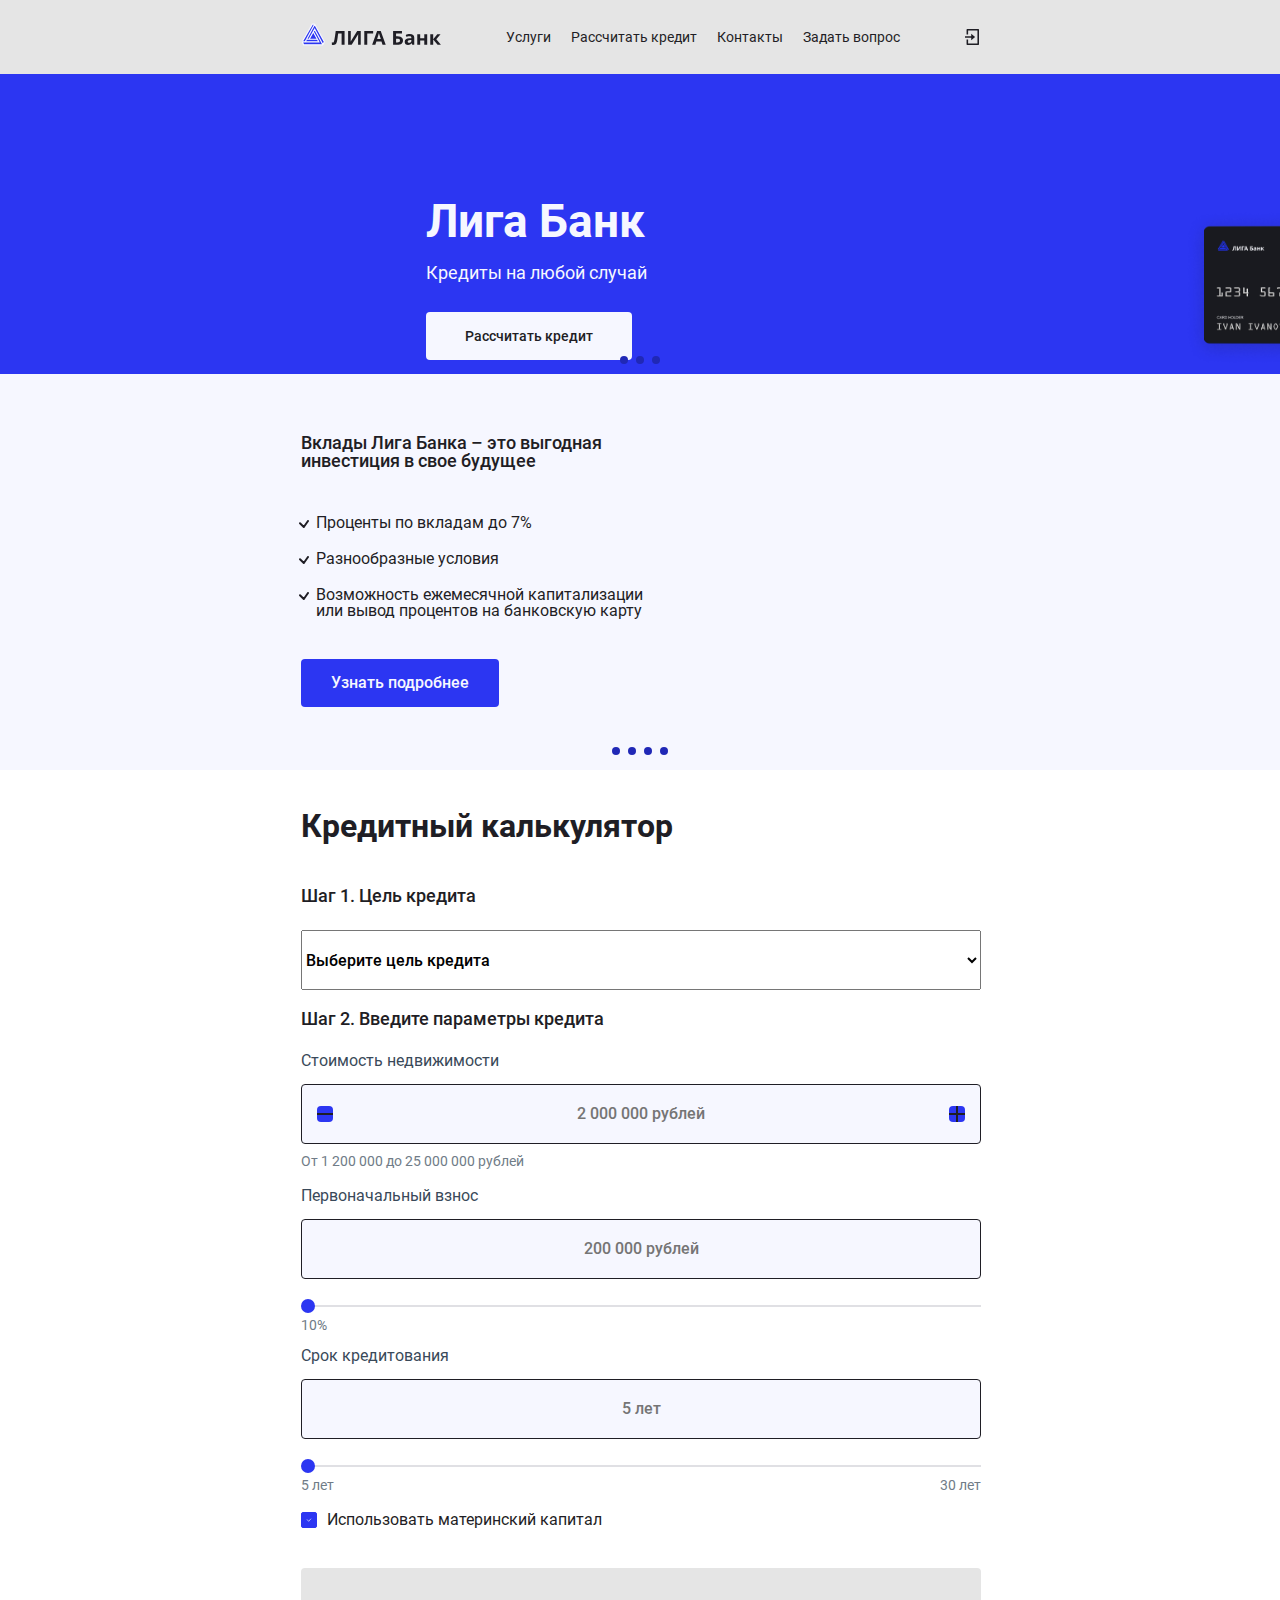
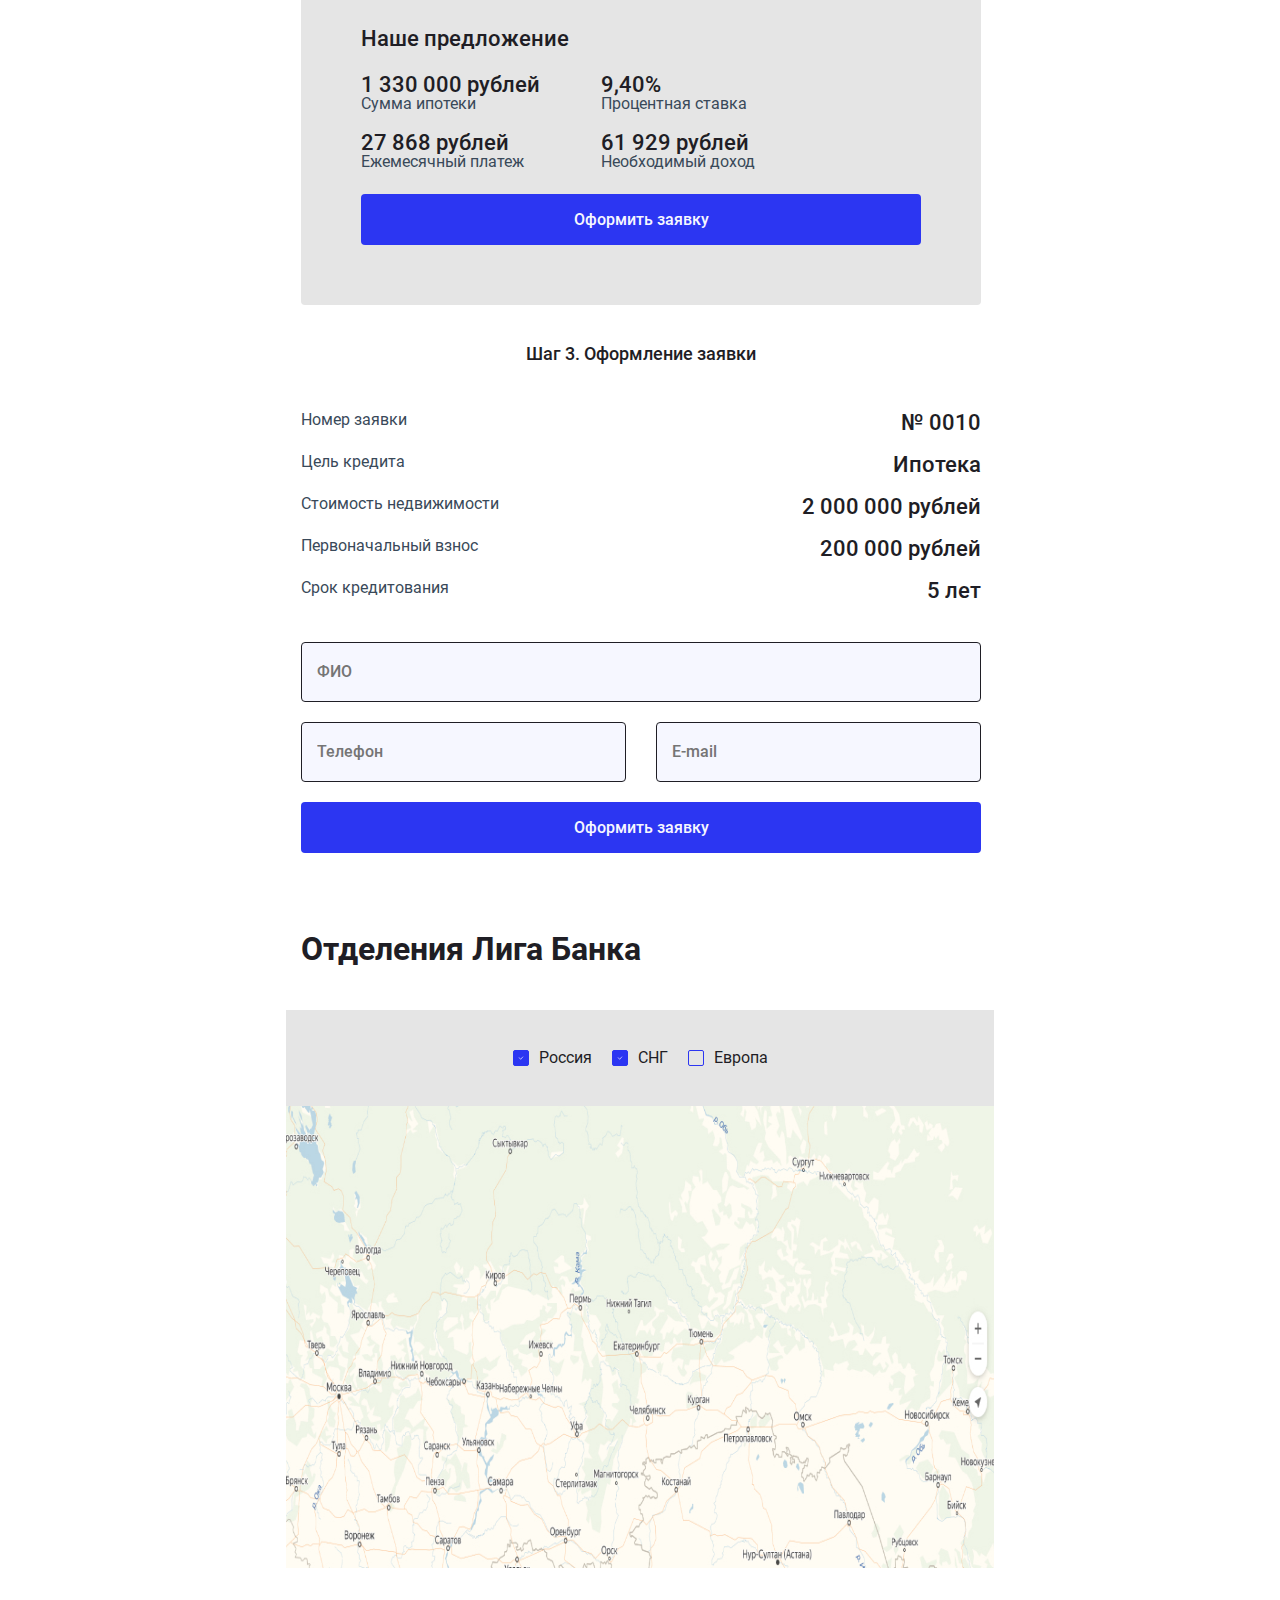
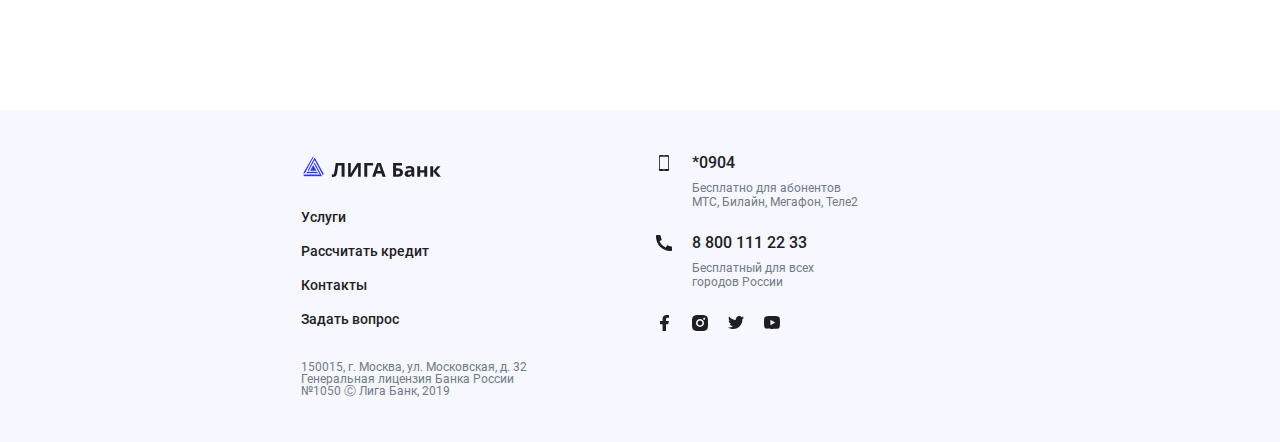
<file: index.html>
<!DOCTYPE html>
<html lang="en">
<head>
    <meta charset="UTF-8">
    <meta http-equiv="X-UA-Compatible" content="IE=edge">
    <meta name="viewport" content="width=device-width, initial-scale=1">
    <title>ЛИГА Банк</title>
    <link rel="stylesheet" href="style/normalize.css">
    <link rel="stylesheet" href="style/style.css">
</head>
<body>
    <header class="header">
        <div class="container header__container">
            <button type="button" class="humburger header__humburger">
                <span class="humburger__content">
                </span>
            </button>
            <h1 class="logo header__logo">
                <a href="#" class="logo__link">
                    <span class="visually-hidden">ЛИГА Банк</span>
                    <img src="img/content/logo.svg" alt="Logo Ligabank" width="113" height="17">
                </a>
            </h1>
            <nav class="navigation header__navigation">
                <ul class="navigation__list">
                    <li class="navigation__item">
                        <a href="#" class="navigation__link">Услуги</a>
                    </li>
                    <li class="navigation__item">
                        <a href="#" class="navigation__link">Рассчитать кредит</a>
                    </li>
                    <li class="navigation__item">
                        <a href="#" class="navigation__link">Контакты</a>
                    </li>
                    <li class="navigation__item">
                        <a href="#" class="navigation__link">Задать вопрос</a>
                    </li>
                </ul>
            </nav>
            <a href="#" class="header__signin">
                <span class="header__text">Войти в Интернет-банк</span>
            </a>
        </div>
    </header>
    <main>
        <section class="hero">
            <h2 class="visually-hidden">Заголовок</h2>
            <div class="slider hero__slider">
                <ul class="slider__slides">
                    <li class="slider__slide">
                        <div class="hero__image">
                            <div class="container hero__container">
                                <p class="hero__caption"><b>Лига Банк</b></p>
                                <p class="hero__text">Кредиты на любой случай</p>
                                <a href="#" class="button hero__button">Рассчитать кредит</a>
                            </div>
                        </div>
                    </li>
                    <li class="slider__slide">
                        <div class="hero__image">
                            <div class="container hero__container">
                                <p class="hero__caption"><b>Лига Банк</b></p>
                                <p class="hero__text">Ваша уверенность в завтрашнем дне</p>
                            </div>
                        </div>
                    </li>
                    <li class="slider__slide">
                        <div class="hero__image">
                            <div class="container hero__container">
                                <p class="hero__caption"><b>Лига Банк</b></p>
                                <p class="hero__text">Всегда рядом</p>
                                <a href="#" class="button hero__button">Найти отделение</a>
                            </div>
                        </div>
                    </li>
                </ul>
                <ol class="dots slider__dots">
                    <li class="dots__item">
                        <button type="button" class="dots__button">
                            <span class="visually-hidden">1</span>
                        </button>
                    </li>
                    <li class="dots__item">
                        <button type="button" class="dots__button">
                            <span class="visually-hidden">2</span>
                        </button>
                    </li>
                    <li class="dots__item">
                        <button type="button" class="dots__button">
                            <span class="visually-hidden">3</span>
                        </button>
                    </li>
                </ol>
            </div>
        </section>
        <section class="advantages">
            <div class="container">
                <h2 class="visually-hidden">Наши преимущества</h2>
                <div class="tabs advantages__tabs">
                    <ul class="tabs__navigation">
                        <li class="tabs__control --active">
                            <button type="button" class="button tabs__button">
                                <span class="button__content">Вклады</span>
                            </button>
                        </li>
                        <li class="tabs__control">
                            <button type="button" class="button tabs__button">
                                <span class="button__content">Кредиты</span>
                            </button>
                        </li>
                        <li class="tabs__control">
                            <button type="button" class="button tabs__button">
                                <span class="button__content">Страхование</span>
                            </button>
                        </li>
                        <li class="tabs__control">
                            <button type="button" class="button tabs__button">
                                <span class="tabs__text">Онлайн-сервисы</span>
                            </button>
                        </li>
                    </ul>
                    <ul class="tabs__contents">
                        <li class="tabs__content">
                            <div class="advantages__wrapper">
                                <h3 class="advantages__caption">Вклады Лига Банка – это выгодная инвестиция в свое будущее</h3>
                                <ul class="advantages__list list">
                                    <li>Проценты по вкладам до 7%</li>
                                    <li>Разнообразные условия</li>
                                    <li>Возможность ежемесячной капитализации или вывод процентов на банковскую карту</li>
                                </ul>
                                <a href="#" class="button advantages__button">Узнать подробнее</a>
                            </div>
                        </li>
                        <li class="tabs__content">
                            <div class="advantages__wrapper">
                                <h3 class="advantages__caption">Лига Банк выдает кредиты под любые цели</h3>
                                <ul class="advantages__list list">
                                    <li>Ипотечный кредит</li>
                                    <li>Автокредит</li>
                                    <li>Потребительский кредит</li>
                                </ul>
                                <p class="advantages__text">
                                    Рассчитайте ежемесячный платеж
                                    и ставку по кредиту воспользовавшись нашим кредитным калькулятором
                                </p>
                            </div>
                        </li>
                        <li class="tabs__content">
                            <div class="advantages__wrapper">
                                <h3 class="advantages__caption">Лига Страхование — застрахуем все что захотите</h3>
                                <ul class="advantages__list list">
                                    <li>Автомобильное страхование</li>
                                    <li>Страхование жизни и здоровья</li>
                                    <li>Страхование недвижимости</li>
                                </ul>
                                <a href="#" class="button advantages__button">Узнать подробнее</a>
                            </div>
                        </li>
                        <li class="tabs__content">
                            <div class="advantages__wrapper">
                                <h3 class="advantages__caption">Лига Банк — это огромное количество онлайн-сервисов для вашего удобства</h3>
                                <ul class="advantages__list list">
                                    <li>Мобильный банк, который всегда под рукой</li>
                                    <li>Приложение Лига-проездной позволит вам оплачивать билеты по всему миру</li>
                                </ul>
                                <a href="" class="button advantages__button">Узнать подробнее</a>
                            </div>
                        </li>
                    </ul>
                </div>
                <ul class="dots advantages__dots">
                    <li class="dots__item">
                        <button type="button" class="dots__button">
                            <span class="visually-hidden">Вклады</span>
                        </button>
                    </li>
                    <li class="dots__item">
                        <button type="button" class="dots__button">
                            <span class="visually-hidden">Кредиты</span>
                        </button>
                    </li>
                    <li class="dots__item">
                        <button type="button" class="dots__button">
                            <span class="visually-hidden">Страхование</span>
                        </button>
                    </li>
                    <li class="dots__item">
                        <button type="button" class="dots__button">
                            <span class="visually-hidden">Онлайн-сервисы</span>
                        </button>
                    </li>
                </ul>
            </div>
        </section>
        <section class="credit">
            <div class="container">
                <h2 class="credit__title">Кредитный калькулятор</h2>
                <form action="/" class="form credit__form">
                    <div>
                        <fieldset class="form__fieldset">
                            <legend class="form__legend">Шаг 1. Цель кредита</legend>
                            <label for="target" class="visually-hidden">Выберите цель кредита</label>
                            <select id="target" name="target" class="select form__select">
                                <option selected>Выберите цель кредита</option>
                                <option value="Ипотечное кредитование">Ипотечное кредитование</option>
                                <option value="Автомобильное кредитование">Автомобильное кредитование</option>
                                <option value="Потребительский кредит">Потребительский кредит</option>
                            </select>
                        </fieldset>
                            <fieldset class="form__fieldset">
                                <legend class="form__legend">Шаг 2. Введите параметры кредита</legend>
                                <div class="field form__field">
                                    <label for="price" class="label field__label">Стоимость недвижимости</label>
                                    <div class="field__group">
                                        <button type="button" class="button field__button --minus"><span class="visually-hidden">Уменьшить</span></button>
                                        <input id="price" class="field__input" type="text" placeholder="2 000 000 рублей" name="price">
                                        <button type="button" class="button field__button --plus"><span class="visually-hidden">Увеличить</span></button>
                                    </div>
                                    <span class="field__signature">От 1 200 000  до 25 000 000 рублей</span>
                                </div>
                                
                                <div class="field form__field">
                                    <label for="first" class="label field__label">Первоначальный взнос</label>
                                    <div class="field__group">
                                        <input id="first" class="field__input" type="text" placeholder="200 000 рублей" name="first">    
                                    </div>
                                </div>
                                <div class="range form__range">
                                    <label for="range" class="visually-hidden">Процент</label>
                                    <input id="range" class="visually-hidden" type="range" min="10" max="100" step="10" name="range">
                                    <div class="range__line">
                                        <div class="range__control">
                                            <div class="range__value">10%</div>
                                        </div>
                                    </div>
                                </div>
                                <div class="field form__field">
                                    <label for="period-credit" class="label field__label">Срок кредитования</label>
                                    <div class="field__group">
                                        <input id="period-credit" class="field__input" type="text" placeholder="5 лет" name="period-credit">
                                    </div>
                                </div>
                                <div class="range form__range --values">
                                    <label for="period" class="visually-hidden">Срок</label>
                                    <input id="period" class="visually-hidden" type="range" min="5" max="30" step="5" name="period">
                                    <div class="range__line">
                                        <div class="range__control">
                                        </div>
                                    </div>
                                    <div class="range__values">
                                        <div class="range__value">5 лет</div>
                                        <div class="range__value">30 лет</div>
                                    </div>                        
                                </div>
                                <div class="checkbox">
                                    <input id="mother" class="checkbox__input visually-hidden" type="checkbox" name="mother" value="1" checked>
                                    <label for="mother" class="label checkbox__label">Использовать материнский капитал</label>
                                </div>
                            </fieldset>
                    </div>     
                    <aside class="panel credit__panel">
                        <h3 class="panel__caption">Наше предложение</h3>
                        <dl class="panel__list definitions">
                            <div class="definitions__item">
                                <dt class="panel__termin">Сумма ипотеки</dt>
                                <dd class="panel__description">1 330 000 рублей </dd>
                            </div>
                            <div class="definitions__item">
                                <dt class="panel__termin">Процентная ставка</dt>
                                <dd class="panel__description">9,40%</dd>
                            </div>
                            <div class="definitions__item">
                                <dt class="panel__termin">Ежемесячный платеж</dt>
                                <dd class="panel__description">27 868 рублей</dd>
                            </div>
                            <div class="definitions__item">
                                <dt class="panel__termin">Необходимый доход</dt>
                                <dd class="panel__description">61 929 рублей</dd>
                            </div>
                        </dl>
                        <a href="#" class="button panel__button">Оформить заявку</a>
                    </aside>
                    <div class="block credit__block">
                        <fieldset class="form__fieldset">
                            <legend class="form__legend --center">Шаг 3. Оформление заявки</legend>
                            <dl class="definitions --divided">
                                <div class="definitions__item">
                                    <dt>Номер заявки</dt>
                                    <dd>№ 0010</dd>
                                </div>
                                <div class="definitions__item">
                                    <dt>Цель кредита</dt>
                                    <dd>Ипотека</dd>
                                </div>
                                <div class="definitions__item">
                                    <dt>Стоимость недвижимости</dt>
                                    <dd>2 000 000 рублей</dd> 
                                </div>
                                <div class="definitions__item">
                                    <dt>Первоначальный взнос</dt>
                                    <dd>200 000 рублей</dd>
                                </div>
                                <div class="definitions__item">
                                    <dt>Срок кредитования</dt>
                                    <dd>5 лет</dd>
                                </div>
                            </dl>
                            <div class="fields form__fields">
                                <div class="field form__field">
                                    <label for="name" class="visually-hidden">ФИО</label>
                                    <div class="field__group">
                                        <input id="name" class="field__input --text" type="text" name="name" placeholder="ФИО">
                                    </div>
                                </div>
                                <div class="field form__field">
                                    <label for="tel" class="visually-hidden">Телефон</label>
                                    <div class="field__group">
                                        <input id="tel" class="field__input --text" type="tel" name="tel" placeholder="Телефон">
                                    </div>
                                </div>
                                <div class="field form__field">
                                    <label for="email" class="visually-hidden">E-mail</label>
                                    <div class="field__group">
                                        <input id="email" class="field__input --text" type="email" name="email" placeholder="E-mail">
                                    </div>
                                </div>
                            </div>
                        </fieldset>
                        <button type="submit" class="button form__button">Оформить заявку</button>
                    </div>
                </form>
            </div>
        </section>
        <section class="location">
            <div class="container">
                <h2 class="location__caption">Отделения Лига Банка</h2>
                <form action="/" class="form location__form">
                    <ul class="location__list">
                        <li>
                            <div class="checkbox">
                                <input id="russia" class="checkbox__input visually-hidden" type="checkbox" name="russia" checked>
                                <label for="russia" class="label checkbox__label">Россия</label>
                            </div>
                        </li>
                        <li>
                            <div class="checkbox">
                                <input id="sng" class="checkbox__input visually-hidden" type="checkbox" name="sng" checked>
                                <label for="sng" class="label checkbox__label">СНГ</label>
                            </div>
                        </li>
                        <li>
                            <div class="checkbox">
                                <input id="europe" class="checkbox__input visually-hidden" type="checkbox" name="europe">
                                <label for="europe" class="label checkbox__label">Европа</label>
                            </div>
                        </li>
                    </ul>
                </form>
            </div>
            <div class="container location__container">
                <div class="map location__map">
                    <img src="img/content/map.jpg" alt="Наши адреса" height="380">
                </div>
            </div>
        </section>
    </main>
    <footer class="footer">
        <div class="container footer__container">
            <div class="footer__column">
                <div>
                    <div class="logo footer__logo">
                        <a href="#" class="logo__link">
                            <span class="visually-hidden">ЛИГА Банк</span>
                            <img src="img/content/logo.svg" alt="Logo Ligabank" width="113" height="17">
                        </a>
                    </div>
                    <address class="address footer__address --xl-show --desktop">
                        150015, г. Москва, ул. Московская, д. 32
                        Генеральная лицензия Банка России №1050
                        Ⓒ Лига Банк, 2019
                    </address>
                </div>
                <nav class="navigation footer__navigation">
                    <ul class="navigation__list">
                        <li class="navigation__item">
                            <a href="#" class="navigation__link">Услуги</a>
                        </li>
                        <li class="navigation__item">
                            <a href="#" class="navigation__link">Рассчитать кредит</a>
                        </li>
                        <li class="navigation__item">
                            <a href="#" class="navigation__link">Контакты</a>
                        </li>
                        <li class="navigation__item">
                            <a href="#" class="navigation__link">Задать вопрос</a>
                        </li>
                    </ul>
                </nav>
                <address class="address footer__address --xl-show --tablet">
                    150015, г. Москва, ул. Московская, д. 32
                    Генеральная лицензия Банка России №1050
                    Ⓒ Лига Банк, 2019
                </address>
            </div>
            <div class="footer__column">
                <div class="footer__phones">
                    <div class="phone footer__phone --mobile">
                        <a href="tel:" class="phone__link">*0904</a>
                        <p class="phone__text">
                            Бесплатно для абонентов МТС, Билайн, Мегафон, Теле2
                        </p> 
                    </div>
                    <div class="phone footer__phone">
                        <a href="tel:" class="phone__link">8 800 111 22 33</a>
                        <p class="phone__text">
                            Бесплатный для всех городов России
                        </p>
                    </div>
                </div>
                <section class="socials footer__socials">
                    <h2 class="visually-hidden">Мы в соц сетях</h2>
                    <ul class="socials__list">
                        <li class="socials__item">
                            <a href="" class="socials__link --fb">
                                <span class="visually-hidden">Facebook</span>
                            </a>
                        </li>
                        <li class="socials__item">
                            <a href="" class="socials__link --inst">
                                <span class="visually-hidden">Instagram</span>
                            </a>
                        </li>
                        <li class="socials__item">
                            <a href="" class="socials__link --tw">
                                <span class="visually-hidden">Twitter</span>
                            </a>
                        </li>
                        <li class="socials__item">
                            <a href="" class="socials__link --ytb">
                                <span class="visually-hidden">Youtube</span>
                            </a>
                        </li>
                    </ul>
                </section>
            </div>
        </div>
    </footer>
</body>
</html>
</file>
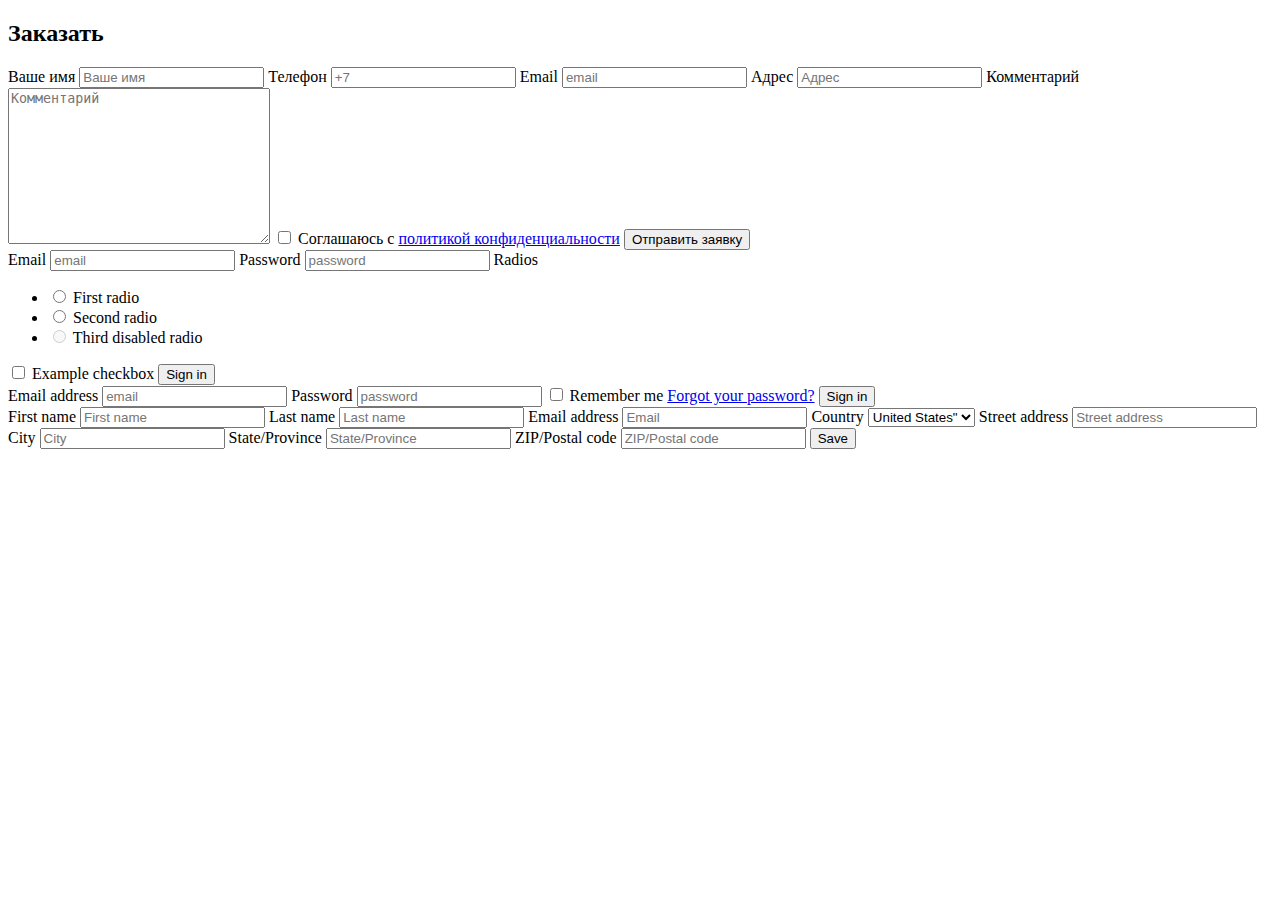
<file: new.html>
<!DOCTYPE html>
<html lang="en">
<head>
    <meta charset="UTF-8">
    <meta http-equiv="X-UA-Compatible" content="IE=edge">
    <meta name="viewport" content="width=device-width, initial-scale=1.0">
    <title>Document</title>
</head>
<body>
    <main>
        <section>
            <h2>Заказать</h2>
            <form action="/">
                <label for="name">Ваше имя</label>
                <input id="name" type="text" name="name" placeholder="Ваше имя">
                <label for="phone">Телефон</label>
                <input id="phone" type="tel" name="phone" placeholder="+7">
                <label for="email">Email</label>
                <input id="email" type="email" name="email" placeholder="email">
                <label for="address">Адрес</label>
                <input id="address" type="text" name="address" placeholder="Адрес">
                <label for="comment">Комментарий</label>
                <textarea name="comment" id="comment" cols="30" rows="10" placeholder="Комментарий"></textarea>
                <input name="check" type="checkbox">
                <label for="check">Соглашаюсь с <a href="#">политикой конфиденциальности</a></label>
                <button type="submit">Отправить заявку</button>
            </form>
            <form action="/">
                <label for="email">Email</label>
                <input id="email" type="email" name="email" placeholder="email">
                <label for="password">Password</label>
                <input id="password" type="text" name="password" placeholder="password">
                <span>Radios</span>
                <ul>
                    <li>
                        <input id="first" type="radio" name="first">
                        <label for="first">First radio</label>
                    </li>
                    <li>
                        <input id="second" type="radio" name="second"> 
                        <label for="second">Second radio</label>
                    </li>
                    <li>
                        <input id="third" type="radio" name="third" disabled>
                        <label for="third">Third disabled radio</label>
                    </li>
                </ul>
                <input id="check" type="checkbox" name="check">
                <label for="check">Example checkbox</label>
                <button type="submit">Sign in</button>
            </form>
            <form action="/">
                <label for="email">Email address</label>
                <input id="email" type="email" name="email" placeholder="email">
                <label for="password">Password</label>
                <input id="password" type="text" name="password" placeholder="password">
                <input id="remember" type="checkbox" name="remember">
                <label for="remember">Remember me</label>
                <a href="#">Forgot your password?</a>
                <button type="submit">Sign in</button>
            </form>
            <form action="/">
                <label for="first-name">First name</label>
                <input id="first-name" type="text" name="first-name" placeholder="First name">
                <label for="last-name">Last name</label>
                <input id="last-name" type="text" name="last-name" placeholder="Last name">
                <label for="email">Email address</label>
                <input id="email" type="email" name="email" placeholder="Email">
                <label for="country">Country</label>
                <select name="country" id="country">
                    <option value="United States" selected>United States"</option>
                    <option value="Canada">Canada</option>
                    <option value="Mexico">Mexico</option>
                </select>
                <label for="address">Street address</label>
                <input id="address" type="text" name="address" placeholder="Street address">
                <label for="city">City</label>
                <input id="city" type="text" name="city" placeholder="City">
                <label for="state">State/Province</label>
                <input id="state" type="text" name="state" placeholder="State/Province">
                <label for="zip">ZIP/Postal code</label>
                <input id="zip" type="number" name="zip" placeholder="ZIP/Postal code">
                <button type="submit">Save</button>
            </form>
        </section>
    </main>
</body>
</html>
</file>
<file: style/style.css>
@font-face {
    font-family: 'Roboto';
    src: url('../fonts/Roboto-Regular.woff2') format('woff2'),
        url('../fonts/Roboto-Regular.woff') format('woff');
    font-weight: normal;
    font-style: normal;
    font-display: swap;
}

@font-face {
    font-family: 'Roboto';
    src: url('../fonts/Roboto-Medium.woff2') format('woff2'),
        url('../fonts/Roboto-Medium.woff') format('woff');
    font-weight: 500;
    font-style: normal;
    font-display: swap;
}

@font-face {
    font-family: 'Roboto';
    src: url('../fonts/Roboto-Bold.woff2') format('woff2'),
        url('../fonts/Roboto-Bold.woff') format('woff');
    font-weight: bold;
    font-style: normal;
    font-display: swap;
}

/* #1F1E25  */
/* #F6F7FF */
/* #2B3C4F */
/* #2C36F2 */
/* #E0E0E0 */
/* #E5E5E5 */
/* #2028B6 */
/* #394959 */
/* #707C87 */

*,
*::before,
*::after {
    box-sizing: border-box;
}

:root {
    --white: #F6F7FF;
    --black: #1F1E25;
    --gray: #2B3C4F;
    --blue-primary: #2C36F2;
    --blue-secondary: #2028B6;
    --light-primary: #E0E0E0;
    --light-secondary: #E5E5E5;
    --light-third: #E0E1EA;
    --gray-primary: #394959;
    --gray-secondary: #707C87;
    --gray-third: #C1C2CA;
    --gray-forth: #C4C4C4;
}


body {
    margin: 0;
    font-family: 'Roboto', Arial, Helvetica, sans-serif;
    font-weight: normal;
    font-size: 14px;
    color: var(--black);
    background-color: #FFFFFF;
    line-height: 1;
}


button {
    border: none;
    margin: 0;
    padding: 0;
    width: auto;
    overflow: visible;
    background: transparent;
    color: inherit;
    font: inherit;
    line-height: normal;
    -webkit-font-smoothing: inherit;
    -moz-osx-font-smoothing: inherit;
    -webkit-appearance: none;
}

img {
    height: auto;
}

.visually-hidden {
    position: absolute;
    white-space: nowrap;
    width: 1px;
    height: 1px;
    overflow: hidden;
    border: 0;
    padding: 0;
    clip: rect(0 0 0 0);
    clip-path: inset(50%);
    margin: -1px;
}

.container {
    width: 100%;
    padding-right: 15px;
    padding-left: 15px;
    margin-right: auto;
    margin-left: auto;
}

@media (min-width: 768px) {
    .container {
        max-width: 708px;
    }
}

@media (min-width: 1366px) {
    .container {
        max-width: 1200px;
    }
}

.button {
    display: inline-flex;
    justify-content: center;
    align-items: center;
    height: 44px;
    border-radius: 4px;
    background-color: var(--blue-primary);
    text-decoration: none;
    color: var(--white);
    font-weight: 500;
    cursor: pointer;
}

@media (min-width: 768px) { 
    .button {
        height: 48px;
        font-size: 16px;
    }
}

@media (min-width: 1366px) {
    .button {
        height: 50px;
    }
}

.button__content {
    display: flex;
    justify-content: center;
    align-items: center;
}

.humburger {
    display: inline-flex;
    justify-content: center;
    align-items: center;
    flex-shrink: 0;
    width: 16px;
    height: 10px;
    cursor: pointer;
}

@media (min-width: 768px) {
    .humburger {
        display: none;
    }
}

.logo {
    margin-top: 0;
    margin-bottom: 0;
}

@media (min-width: 768px) {
    .logo__link img{
        width: 140px;
    }
}

@media (min-width: 1366px) {
    .logo__link img{
        width: 150px;
    }
}

.humburger__content {
    display: flex;
    justify-content: center;
    align-items: center;
    width: 100%;
    height: 100%;
    background-image: url("../img/icons/burger.svg");
    background-repeat: no-repeat;
    background-size: contain;
}

.list {
    margin: 0;
}

.dots {
    padding: 0;
    margin: 0;
    display: flex;
    justify-content: center;
    align-items: center;
    list-style: none;
}


.dots__item {
    padding-left: 3px;
    padding-right: 3px;
}

@media (min-width: 768px) {
    .dots__item {
        padding-left: 4px;
        padding-right: 4px;
    }
}


.dots__button {
    display: block;
    width: 6px;
    height: 6px;
    border-radius: 50%;
    background-color: var(--blue-secondary);
    cursor: pointer;
}

@media (min-width: 768px) {
    .dots__button {
        width: 8px;
        height: 8px;
    }
}

@media (min-width: 1366px) {
    .advantages__dots .dots__button {
        display: none;
    }
}

.dots__button:hover {
    background-color: var(--white);
}

.socials__list {
    display: grid;
    grid-template-columns: repeat(4, 16px);
    column-gap: 20px;
    padding: 0;
    margin: 0;
    list-style: none;
}

@media (min-width: 1366px) {
    .socials__list {
        margin-left: 130px;
    }
}

.socials__link {
    display: block;
    width: 16px;
    height: 16px;
    background-repeat: no-repeat;
    background-position: center;
    background-size: 16px 13px;
}

.socials__link.--fb {
    background-image: url("../img/icons/facebook.svg");
    background-size: 9px 16px;
}

.socials__link.--inst {
    background-image: url("../img/icons/instagram.svg");
    background-size: 16px 16px;
}

.socials__link.--tw {
    background-image: url("../img/icons/twitter.svg");
}

.socials__link.--ytb {
    background-image: url("../img/icons/youtube.svg");
}

.navigation__list {
    margin: 0;
    padding: 0;
    list-style: none;
}

@media (min-width: 768px) {
    .header__navigation .navigation__list {
        display: grid;
        grid-template-columns: repeat(4, max-content);
        column-gap: 20px;
    }
}

.navigation__link {
    text-decoration: none;
    color: var(--black);
    font-weight: normal;
}

@media (min-width: 768px) {
    .header__navigation .navigation__link {
        display: block;
        padding-top: 15px;
        padding-bottom: 15px;
    }
}

.phone__link {
    display: inline-flex;
    align-items: center;
    text-decoration: none;
    color: var(--black);
    font-size: 16px;
    font-weight: 500;
    margin-bottom: 10px;
}

.phone__link::before {
    content: " ";
    display: block;
    flex-shrink: 0;
    width: 16px;
    height: 16px;
    margin-right: 20px;
    background-repeat: no-repeat;
    background-position: center;
    background-image: url("../img/icons/landline.svg");
    background-size: 16px auto;
}

.phone.--mobile .phone__link::before {
    background-image: url("../img/icons/mobile.svg");
    background-size: 10px 16px;
}

.phone__text {
    margin: 0;
    font-size: 12px;
    color: var(--gray-secondary);
    margin-left: 36px;
    line-height: 1.2;
}

.slider__slides {
    margin: 0;
    padding: 0;
    list-style: none;
}

@media (min-width: 768px) {
    .slider__slides {
        margin-left: 250px;
    }
}

.slider__slide {
    margin: 0;
    display: block;
    font-size: 16px;
    color:var(--gray);
}

@media (min-width: 768px) {
    .slider__slide {
        height: 300px;
        padding-top: 76px;
        font-size: 18px;
    }
}

.tabs {
    display: block;
    width: 100%;
}

.tabs__navigation {
    display: none;
}

@media (min-width: 1366px) {
    .tabs__navigation {
        display: grid;
        grid-template-columns: repeat(4, 1fr);
        padding: 0;
        margin: 0;
        list-style: none;
        font-size: 18px;
        font-weight: 500;
    }
    
}

.tabs__control {
    display: flex;
}

.tabs__button{
    flex: 1 0 auto;
    height: 90px;
    padding: 0 30px;
    border-bottom-left-radius: 0;
    border-bottom-right-radius: 0;
    background-color: transparent;
    color: var(--black);
    font-size: 18px;
}

.tabs__control.--active .tabs__button {
    background-color: var(--white);
}

.tabs__contents {
    margin: 0;
    padding: 0;
    list-style: none;
}

.tabs__contents .tabs__content:not(:first-child) {
    display: none;
}

.label {
    display: block;
    font-size: 16px;
    color: var(--gray-primary);
    cursor: pointer;
}

.checkbox__label {
    display: flex;
    align-items: center;
    color:var(--black);
    font-size: 14px;
    font-weight: normal;
    user-select: none;
}

@media (min-width: 768px) {
    .checkbox__label {
        font-size: 16px;
    }
}

.checkbox__label::before {
    content: " ";
    display: block;
    flex-shrink: 0;
    width: 16px;
    height: 16px;
    border: 1px solid var(--blue-primary);
    border-radius: 2px;
    margin-right: 10px;
    background-position: center;
    background-repeat: no-repeat;
    background-size: 6px 4px;
}

.checkbox__input:checked + .checkbox__label::before {
    background-color: var(--blue-primary);
    background-image: url("../img/icons/check.svg");
}

.range {
    padding-bottom: 15px;
}

.range.--values {
    padding-bottom: 0;
}

.range__line {
    display: flex;
    justify-content: flex-start;
    position: relative;
}

.range__line::before {
    content: " ";
    display: block;
    position: absolute;
    left: 0;
    right: 0;
    top: 50%;
    height: 1px;
    background-color: var(--gray-third);
    transform: translateY(-50%);
}

.range__control {
    position: relative;
    cursor: pointer;
}

.range__control::before {
    content: " ";
    display: block;
    width: 14px;
    height: 14px;
    border-radius: 50%;
    background-color: var(--blue-primary);
}

.range__control .range__value {
    position: absolute;
    left: 0;
    top: 100%;
    margin-top: 5px;
}

.range__values {
    display: flex;
    justify-content: space-between;
    padding-top: 5px;
}

.range__value {
    color: var(--gray-secondary);
}

.select {
    width: 100%;
    height: 60px;
    font-weight: 500;
    font-size: 16px;
    margin-bottom: 20px;
}

@media (min-width: 1366px) {
    .select {
        margin-bottom: 40px;
    }
}

.field__label {
    margin-bottom: 15px;
}

@media (min-width: 768px) {
    .field__label {
        font-size: 16px;
    }
}

@media (min-width: 768px) {
    .fields {
        display: grid;
        grid-template-columns: 325px 325px;
        column-gap: 30px;
        margin-top: 30px;
    }
}

@media (min-width: 768px) {
    .fields .field:nth-child(1){
        grid-column: span 2;
    }
}
.field__group {
    display: flex;
    height: 60px;
    padding: 0 15px;
    border: 1px solid var(--black);
    border-radius: 4px;
    background-color: var(--white);
    overflow: hidden;
}

.field__input {
    flex: auto;
    padding: 20px 0;
    border: 0;
    background-color: var(--white);
    color:var(--black);
    font-weight: 500;
    font-size: 16px;
}

@media (min-width: 768px) {
    .field__input {
        padding: 25px 0;
    }
}

@media (min-width: 1366px) {
    .field__input {
        font-size: 18px;
    }
}

.field__button {
    width: 16px;
    height: 16px;
    align-self: center;
    background-position: center;
    background-repeat: no-repeat;
    background-size: 16px auto;
}

.field__button.--minus {
    background-image: url("../img/icons/minus.svg");
}

.field__button.--plus {
    background-image: url("../img/icons/plus.svg");
}

.field__signature {
    display: block;
    padding-top: 10px;
    color: var(--gray-secondary);
}

@media (min-width: 768px) {
    .panel__list {
        display: grid;
        grid-template-columns: 220px 1fr;
        column-gap: 20px;
    }
}

@media (min-width: 1366px) {
    .panel__list {
        grid-template-columns: 200px 1fr;
        row-gap: 40px;
        padding-bottom: 20px;
    }
    
}

.definitions__item {
    display: flex;
    flex-direction: column-reverse;
    padding-top: 10px;
    padding-bottom: 10px;
}ц


.definitions.--divided .definitions__item{
    padding-top: 20px;
    padding-bottom: 20px;
    border-bottom: 1px solid var(--gray-forth);
}

@media (min-width: 768px) {
    .definitions.--divided .definitions__item {
        justify-content: space-between;
        flex-direction: row;
    }
}

.definitions__item dt {
    color: var(--gray-primary);
    font-size: 16px;
}


.definitions__item dd {
    margin: 0;
    margin-bottom: 10px;
    font-weight: 500;
    font-size: 18px;
}

@media (min-width: 768px) {
    .definitions__item dd {
        font-size: 22px;
        margin-bottom: 0;
    }
}

@media (min-width: 1366px) {
    .definitions__item dd {
        margin-bottom: 10px; 
    }
}

.form__fieldset {
    margin: 0;
    padding: 0;
    border: 0;
}

.form__legend {
    font-size: 16px;
    font-weight: 500;
    margin-bottom: 20px;
}

@media (min-width: 768px) {
    .form__legend {
        font-size: 18px;
        margin-bottom: 25px;
    }
}

@media (min-width: 1366px) {
    .form__legend {
        font-size: 22px;
        margin-bottom: 30px;
    }
    
}

.form__legend.--center {
    text-align: center;
}

.form__field {
    margin-bottom: 20px;
}

.form__field .field__input {
    text-align: center;
}

.form__field .field__input.--text {
    text-align: left;
}

.form__range {
    margin-bottom: 20px;
}

.form__button {
    width: 100%;
    height: 51px;
    margin-bottom: 40px;
}

@media (min-width: 768px) {
    .form__button {
        font-size: 16px;
    }
}

@media (min-width: 1366px) {
    .form__button {
        justify-self: center;
        width: 198px;
        margin-top: 20px;
        margin-bottom: 0;
    }
}


@media (min-width: 1366px) {
    .block {
        display: grid;
        grid-column: 1 / -1; 
        justify-self: center;
        background-color: var(--light-secondary);
        padding: 70px;
    }
}


.panel {
    background-color: var(--light-secondary);
    border-radius: 4px;
    padding-top: 40px;
    padding-right: 15px;
    padding-left: 15px;
}

@media (min-width: 768px) {
    .panel {
        padding-top: 60px;
        padding-right: 60px;
        padding-left: 60px;
    }
}

.panel__caption {
    font-size: 18px;
    font-weight: 500;
    margin: 0;
}

@media (min-width: 768px) {
    .panel__caption {
        font-size: 22px;
    }
}

.panel__button {
    width: 100%;
    height: 51px;
    margin-bottom: 40px;
}

@media (min-width: 768px) {
    .panel__button {
        width: 100%;
        margin-bottom: 60px;
        font-size: 16px;
    }
}

@media (min-width: 1366px) {
    .panel__button {
        width: 382px;
        margin-bottom: 60px;
    }
}

.header {
    background-color: var(--light-secondary);
}

.header__container {
    display: flex;
    align-items: center;
    padding-top: 15px;
    padding-bottom: 15px;
}


.header__navigation {
    display: none;
}

@media (min-width: 768px) {
    .header__navigation{
        display: grid;
        max-width: 300px;
        margin-left: 65px;
        margin-right: auto;
    }
}
    

.header__signin {
    display: inline-flex;
    align-items: center;
    text-decoration: none;
    margin-left: auto;
}

.header__signin::before {
    content: " ";
    display: block;
    flex-shrink: 0;
    width: 14px;
    height: 16px;
    background-image: url("../img/icons/login.svg");
    background-size: contain;
    background-repeat: no-repeat;
}

.header__signin .header__text {
    display: none;
}

@media (min-width: 1366px) {
    .header__signin .header__text {
        display: block;
        margin-left: 10px;
        font-size: 16px;
        color: var(--black);
    }
}

.hero {
    background-color: var(--blue-primary);
}

.hero__slider {
    position: relative;
}

.hero__slider .slider__slide:not(:first-child) {
    display: none;
}

.hero__image {
   background-repeat: no-repeat;
}

.hero__slider .slider__slide:nth-child(1) .hero__image {
    background-image: url("../img/content/slide-sm-1.png");
    background-size: 225px auto;
    background-position: right -130px center;
}

.hero__slider .slider__slide:nth-child(2) .hero__image {
    background-image: url("../img/content/slide-sm-2.png");
    background-size: cover;
    background-position: center;
}

.hero__slider .slider__slide:nth-child(3) .hero__image {
    background-image: url("../img/content/slide-sm-3.png");
    background-size: cover;
    background-position: center;
}

.hero__container {
    padding-top: 48px;
    padding-bottom: 10px;
    min-height: 226px;
}

@media (min-width: 768px) {
    .hero__container {
        padding-bottom: 15px;
    }
}

.hero__caption {
    margin: 0;
    color:var(--white);
    font-size: 38px;
    font-weight: 700;
    margin-bottom: 20px;
}

@media (min-width: 768px) {
    .hero__caption {
        font-size: 46px;
    }
}

@media (min-width: 1366px) {
    .hero__caption {
        font-size: 54px;
    }
}

.slider__slide:not(:first-child) .hero__caption {
    color: var(--black);
}



.hero__text {
    margin-bottom: 30px;
}



@media (min-width: 1366px) {
    .hero__text {
        font-size: 22px;
    }
}

.slider__slide:nth-child(1) .hero__text{
    color:var(--white);
}

.slider__slide:nth-child(2) .hero__text{
    max-width: 140px;
}

.hero__button {
    width: 188px;
    background-color: var(--white);
    color:var(--black);
    font-size: 14px;
    margin-bottom: 30px;
}

@media (min-width: 768px) {
    .hero__button {
        width: 206px;
        margin-bottom: 50px;
    }
}

@media (min-width: 1366px) {
    .hero__button {
        width: 234px;
        font-size: 18px;
    }
}

.slider__slide.--slide3 .hero__button {
    background-color: var(--blue-primary);
    color: var(--white);
}

.hero__slider .slider__dots {
    position: absolute;
    bottom: 10px;
    width: 100%;
}

.advantages {
    padding-top: 60px;
    padding-bottom: 10px;
    background-color: var(--white);
}

@media (min-width: 768px) {
    .advantages {
        padding-bottom: 15px;
    }
}

@media (min-width: 1366px) { 
    .advantages {
        padding-top: 60px;
        padding-bottom: 55px;
        background-color: #ffffff;
    }
}

@media (min-width: 1366px) { 
    .advantages__wrapper {
        padding-top: 60px;
        padding-right: 70px;
        padding-bottom: 60px;
        padding-left: 70px;
        background-color: var(--white);
    }
}

.advantages__caption {
    margin: 0;
    font-size: 16px;
    font-weight: 500;
    margin-bottom: 20px;
}

@media (min-width: 768px) {
    .advantages__caption {
        display: block;
        max-width: 304px;
        font-size: 18px;
        margin-bottom: 35px;
    }
}

@media (min-width: 1366px) {
    .advantages__caption {
        max-width: 371px;
        font-size: 22px;
    }
}

.advantages__list {
    padding: 0;
    display: block;
    max-width: 220px;
    padding-right: 15px;
    padding-left: 15px;
    list-style-image: url("../img/icons/listadvantages.svg");
    margin-bottom: 30px;
}

@media (min-width: 768px) {
    .advantages__list {
        max-width: 360px;
        font-size: 16px;
    }
}

@media (min-width: 1366px) {
    .advantages__list {
        max-width: 430px;
        font-size: 18px;
    }
}

.advantages__button {
    width: 100%;
    margin-bottom: 40px;
}

@media (min-width: 768px) {
    .advantages__button {
        width: 198px;
        height: 48px;
        font-size: 16px;
    }
}


.advantages__list li {
    padding-top: 10px;
    padding-bottom: 10px;
}

.credit {
    padding-top: 60px;
    padding-bottom: 30px;
}

@media (min-width: 768px) {
    .credit{
        padding-top: 40px;
        padding-bottom: 40px;
    }
}

@media (min-width: 1366px) {
    .credit {
        padding-top: 55px;
    }
}

.credit__title {
    margin: 0;
    margin-bottom: 35px;
    font-size: 22px;
    font-weight: bold;
}

@media (min-width: 768px) {
    .credit__title{
        margin-bottom: 45px;
        font-size: 32px;
    }
}

@media (min-width: 1366px) {
    .credit__title {
        margin-bottom: 70px;
        font-size: 41px;
    }
}

.credit__form {
    display: grid;
    row-gap: 30px;
}

@media (min-width: 768px) {
    .credit__form {
        row-gap: 40px;
    }
}

@media (min-width: 1366px) {
    .credit__form {
        grid-template-columns: 600px 1fr;
        gap: 70px;
    }
}

@media (min-width: 1366px) {
    .credit__panel {
        align-self: flex-start;
    }
}

.location .container {
    padding: 0;
}

@media (min-width: 1366px) {
    .location {
        margin-top: 110px;
        margin-left: 98px;
        margin-right: 98px;
    }
}

.location__caption {
    padding-left: 15px;
    font-weight: bold;
    font-size: 22px;
    margin: 0;
    margin-bottom: 35px;
}

@media (min-width: 768px) { 
    .location__caption {
        font-size: 32px;
        margin-bottom: 45px;
    }
}

@media (min-width: 1366px) {
    .location__caption {
        font-size: 41px;
        margin-bottom: 70px;
    }
}

.location__form {
    background-color: var(--light-secondary);
}

.location__list {
    display: flex;
    align-items: center;
    justify-content: center;
    flex-wrap: wrap;
    list-style: none;
    margin: 0;
    padding: 20px;
}

@media (min-width: 768px) {
    .location__list{
        padding-top: 40px;
        padding-bottom: 40px;
    }  
}

.location__list > li {
    padding-right: 10px;
    padding-left: 10px;
}

.location__container {
    padding-left: 0;
    padding-right: 0;
    margin-bottom: 60px;
}

@media (min-width: 768px) {
    .location__container img {
        width: 100%;
        height: 462px;
        margin-bottom: 80px;
    }
}

@media (min-width: 1366px) {
    .location__container img{
        margin-bottom: 110;
    } 
}

.footer {
    background-color: var(--white);
}

.footer__container {
    padding-top: 45px;
    padding-bottom: 45px;
}

@media (min-width: 768px) {
    .footer__container {
        display: grid;
        grid-template-columns: 255px 1fr;
        column-gap: 100px;
    }    
}

@media (min-width: 1366px) {
    .footer__container {
        display: grid;
        grid-template-columns: repeat(2, 1fr);
        column-gap: 0;
    }
}

@media (min-width: 1366px) {
    .footer__column {
        display: grid;
        grid-template-columns: 255px 150px;
        column-gap: 60px;
        row-gap: 20px;
    }
}


.footer__logo {
    margin-bottom: 20px;
}

.footer__address {
    display: none;
    margin-top: 25px;
    font-style: normal;
    font-size: 12px;
    color: var(--gray-secondary);
}

@media (min-width: 768px) {
    .footer__address.--tablet {
        display: block;
    }
}

@media (min-width: 1366px) {
    .footer__address.--tablet {
        display: none;
    }
}

@media (min-width: 1366px) {
    .footer__address.--desktop {
        display: block;
        line-height: 1.2;
        margin-top: 20px;
    }
}

.footer__navigation {
    margin-bottom: 20px;
}

.footer__navigation .navigation__item {
    padding-top: 10px;
    padding-bottom: 10px;
}

.footer__navigation .navigation__link {
    font-weight: 500;
}

@media (min-width: 1366px) {
    .footer__navigation .navigation__link {
        font-size: 16px;
    }
}

.footer__phones {
    display: grid;
    margin-bottom: 25px;
    row-gap: 25px;
}

@media (min-width: 1366px) {
    .footer__phones {
        display: grid;
        grid-template-columns: 210px 170px;
        column-gap: 40px;
    }
}

.footer__phone .phone__text {
    max-width: 170px;
}

@media (min-width: 1366px) {
    .footer__phone .phone__text {
        max-width: 200px;
    }
}

.footer__socials {
    max-width: 120px;
}
</file>
